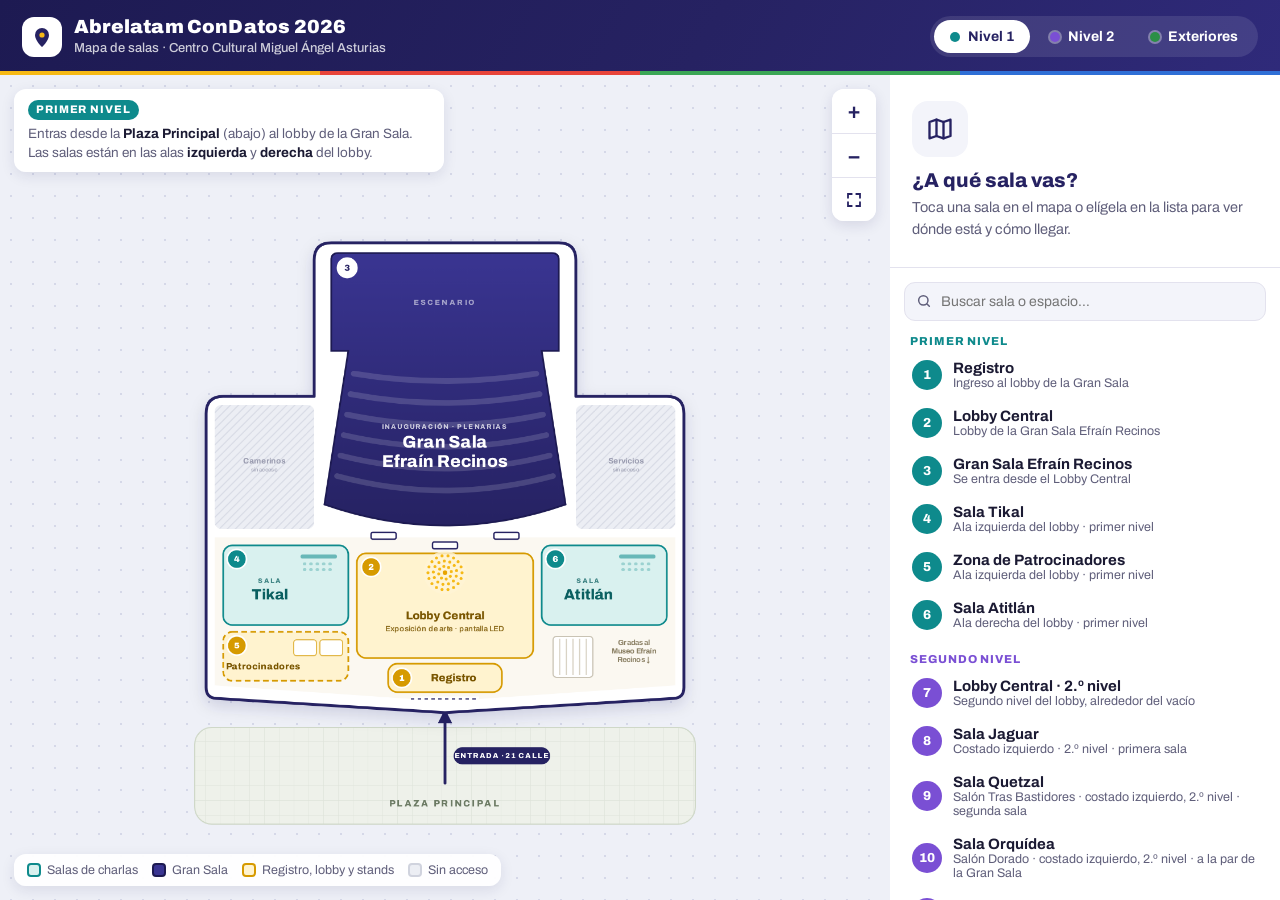
<file: index.html>
<!doctype html>
<html lang="es">
<head>
<meta charset="utf-8">
<meta name="viewport" content="width=device-width, initial-scale=1">
<meta name="description" content="Mapa interactivo de salas de Abrelatam / ConDatos 2026 en el Centro Cultural Miguel Ángel Asturias.">
<title>Mapa de salas · Abrelatam ConDatos 2026</title>
<link rel="preconnect" href="https://fonts.googleapis.com">
<link rel="preconnect" href="https://fonts.gstatic.com" crossorigin>
<link href="https://fonts.googleapis.com/css2?family=Archivo:wght@400;500;600;700;800;900&display=swap" rel="stylesheet">
<link rel="stylesheet" href="css/mapa.css">
</head>
<body>
<div class="app">
  <header>
    <div class="brand">
      <div class="brand-mark" aria-hidden="true"><svg viewBox="0 0 24 24" fill="none"><path d="M12 22s7-6.2 7-12a7 7 0 1 0-14 0c0 5.8 7 12 7 12Z" fill="#262262"/><circle cx="12" cy="10" r="2.6" fill="#f6b915"/></svg></div>
      <h1>Abrelatam ConDatos 2026<small>Mapa de salas · Centro Cultural Miguel Ángel Asturias</small></h1>
    </div>
    <div class="tabs" role="tablist" aria-label="Nivel"></div>
  </header>

  <div class="mapwrap" id="map" aria-label="Mapa interactivo de salas">
    <div class="stage" id="stage">
      <svg id="svg" xmlns="http://www.w3.org/2000/svg" width="1000" height="1100" viewBox="0 0 1000 1100" font-family="Archivo, system-ui, sans-serif">
        <defs>
          <pattern id="hatch" width="10" height="10" patternUnits="userSpaceOnUse" patternTransform="rotate(45)">
            <rect width="10" height="10" fill="#eceef4"/><line x1="0" y1="0" x2="0" y2="10" stroke="#d9dce6" stroke-width="4"/>
          </pattern>
          <pattern id="paving" width="26" height="26" patternUnits="userSpaceOnUse">
            <rect width="26" height="26" fill="#eef1ea"/><path d="M26 0H0V26" fill="none" stroke="#dfe4da" stroke-width="1.5"/>
          </pattern>
          <linearGradient id="gsala" x1="0" y1="0" x2="0" y2="1">
            <stop offset="0" stop-color="#3a3592"/><stop offset="1" stop-color="#262262"/>
          </linearGradient>
          <filter id="shadow" x="-10%" y="-10%" width="120%" height="120%">
            <feDropShadow dx="0" dy="10" stdDeviation="14" flood-color="#1d1a52" flood-opacity=".14"/>
          </filter>
          <marker id="arrow" viewBox="0 0 10 10" refX="5" refY="5" markerWidth="5" markerHeight="5" orient="auto-start-reverse">
            <path d="M0,0 L10,5 L0,10 z" fill="#262262"/>
          </marker>
        </defs>
        <g id="lv-n1" class="lvl"></g>
        <g id="lv-n2" class="lvl"></g>
        <g id="lv-ext" class="lvl"></g>
      </svg>
    </div>
    <div class="mapnote" id="note"></div>
    <div class="zoom">
      <button class="zbtn" id="zin" aria-label="Acercar">+</button>
      <button class="zbtn" id="zout" aria-label="Alejar">−</button>
      <button class="zbtn" id="zfit" aria-label="Ver todo el mapa"><svg viewBox="0 0 24 24" fill="none" stroke="currentColor" stroke-width="2.4" stroke-linecap="round"><path d="M4 9V4h5M20 9V4h-5M4 15v5h5M20 15v5h-5"/></svg></button>
    </div>
    <div class="legend" id="legend"></div>
  </div>

  <aside>
    <div class="detail empty" id="detail"></div>
    <div class="listwrap">
      <div class="searchbox">
        <svg viewBox="0 0 24 24" fill="none" stroke="currentColor" stroke-width="2.2" stroke-linecap="round"><circle cx="11" cy="11" r="7"/><path d="m20 20-3.5-3.5"/></svg>
        <input class="search" id="q" type="search" placeholder="Buscar sala o espacio…" aria-label="Buscar sala">
      </div>
      <div id="list"></div>
    </div>
  </aside>
</div>
<script src="js/datos.js"></script>
<script src="js/mapa.js"></script>
</body>
</html>
</file>
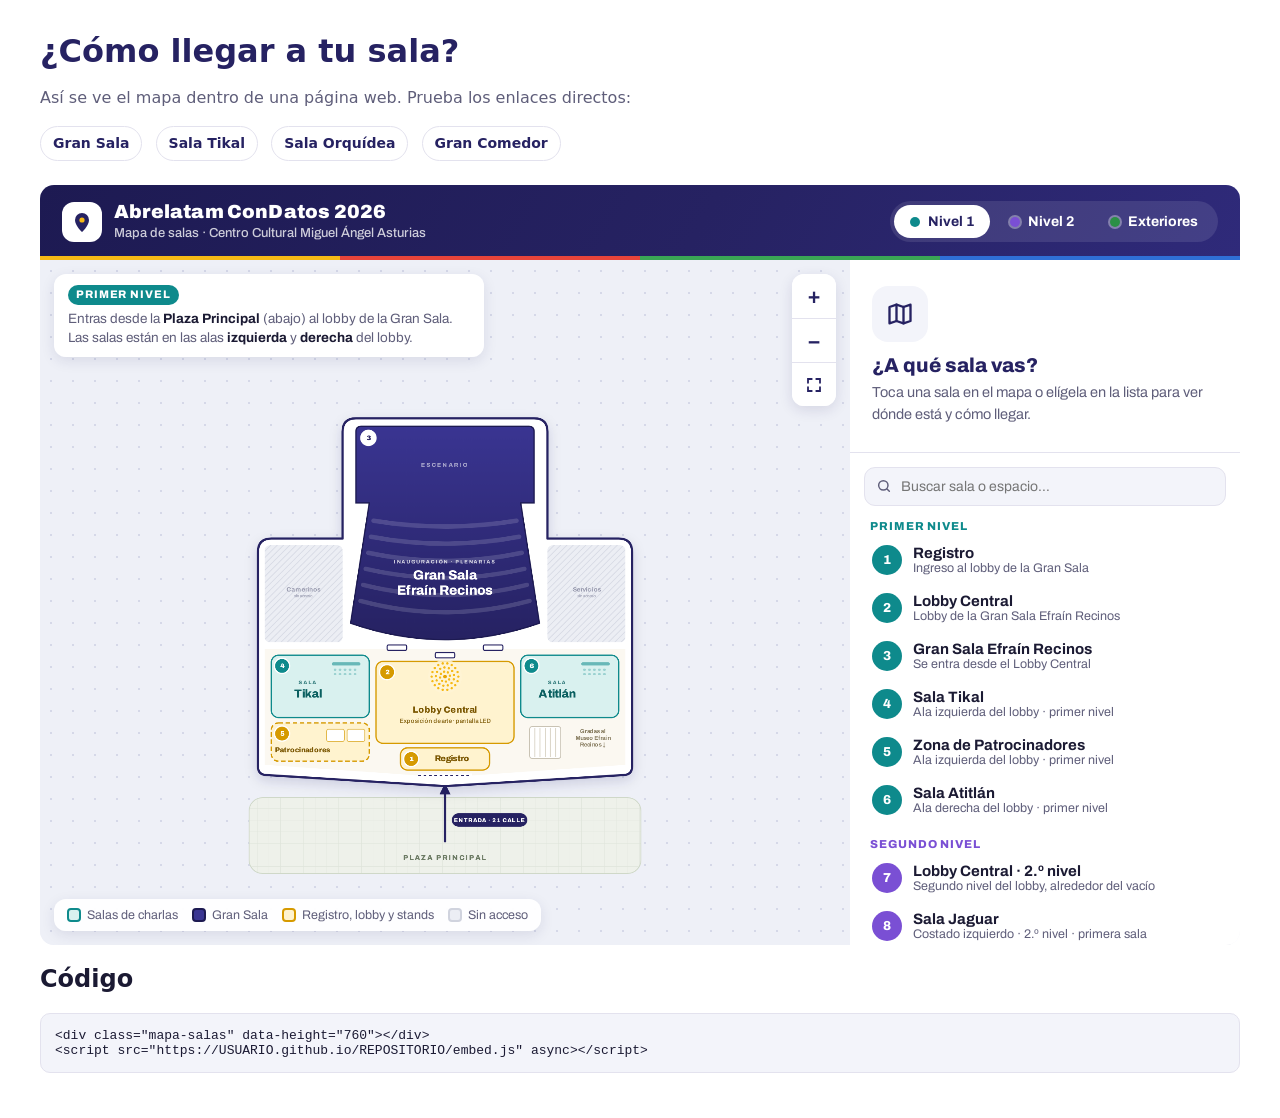
<file: ejemplo-embed.html>
<!doctype html>
<html lang="es">
<head>
<meta charset="utf-8">
<meta name="viewport" content="width=device-width, initial-scale=1">
<title>Ejemplo de inserción · Mapa de salas</title>
<style>
  :root{--bg:#ffffff;--ink:#1b1a33;--muted:#5f5e7a;--line:#e3e2ee;--navy:#262262}
  body{margin:0;font-family:system-ui,-apple-system,"Segoe UI",sans-serif;background:var(--bg);color:var(--ink)}
  main{max-width:1200px;margin:0 auto;padding:32px 16px}
  h1{color:var(--navy);margin:0 0 8px}
  p{color:var(--muted);line-height:1.5}
  pre{background:#f3f4fa;border:1px solid var(--line);border-radius:10px;padding:14px;overflow:auto;font-size:13px}
  .links a{display:inline-block;margin:0 8px 8px 0;padding:6px 12px;border:1px solid var(--line);border-radius:999px;color:var(--navy);text-decoration:none;font-weight:600;font-size:14px}
</style>
</head>
<body>
<main>
  <h1>¿Cómo llegar a tu sala?</h1>
  <p>Así se ve el mapa dentro de una página web. Prueba los enlaces directos:</p>
  <p class="links">
    <a href="#sala=gran-sala">Gran Sala</a>
    <a href="#sala=tikal">Sala Tikal</a>
    <a href="#sala=orquidea">Sala Orquídea</a>
    <a href="#sala=comedor">Gran Comedor</a>
  </p>

  <!-- ▼ Esto es todo lo que necesitas pegar en tu sitio ▼ -->
  <div class="mapa-salas" data-height="760"></div>
  <script src="embed.js" async></script>
  <!-- ▲ ------------------------------------------------ ▲ -->

  <h2>Código</h2>
<pre>&lt;div class="mapa-salas" data-height="760"&gt;&lt;/div&gt;
&lt;script src="https://USUARIO.github.io/REPOSITORIO/embed.js" async&gt;&lt;/script&gt;</pre>
</main>
</body>
</html>
</file>
<file: css/mapa.css>
:root{
  --navy:#262262; --navy-2:#3a3592; --ink:#1b1a33; --muted:#5f5e7a;
  --bg:#f3f4fa; --card:#ffffff; --line:#e3e2ee;
  --accent:#ef4b3f;
  --n1:#0e8a8c; --n1-soft:#d9f1ef;
  --n2:#7a4fd4; --n2-soft:#ece4fc;
  --ext:#2b8f45; --ext-soft:#dcf1e1;
  --common:#d69a00; --common-soft:#fff3cf;
  --b-yellow:#f6b915; --b-red:#e8443a; --b-green:#3aa655; --b-blue:#2f6fd6;
}
*{box-sizing:border-box}
html,body{margin:0;height:100%}
body{font-family:Archivo,system-ui,-apple-system,"Segoe UI",sans-serif;color:var(--ink);background:var(--bg);-webkit-font-smoothing:antialiased}
button{font:inherit;color:inherit}
.app{display:grid;grid-template-columns:minmax(0,1fr) 390px;grid-template-rows:auto minmax(0,1fr);height:100vh;min-height:640px}

/* header */
header{grid-column:1/-1;position:relative;display:flex;align-items:center;gap:18px;flex-wrap:wrap;padding:16px 22px 18px;background:linear-gradient(120deg,#1d1a52 0%,var(--navy) 55%,#2f2a7a 100%);color:#fff}
header::after{content:"";position:absolute;left:0;right:0;bottom:0;height:4px;background:linear-gradient(90deg,var(--b-yellow) 0 25%,var(--b-red) 25% 50%,var(--b-green) 50% 75%,var(--b-blue) 75%)}
.brand{display:flex;align-items:center;gap:12px}
.brand-mark{width:40px;height:40px;border-radius:12px;background:#fff;display:grid;place-items:center;flex:0 0 auto}
.brand-mark svg{width:24px;height:24px}
header h1{margin:0;font-size:19px;font-weight:900;letter-spacing:.01em;line-height:1.1}
header h1 small{display:block;font-weight:500;font-size:13px;opacity:.78;letter-spacing:0;margin-top:3px}
.tabs{display:flex;gap:4px;margin-left:auto;background:rgba(255,255,255,.1);padding:4px;border-radius:999px}
.tab{border:0;background:transparent;color:#fff;padding:9px 16px;border-radius:999px;font-weight:700;font-size:14px;cursor:pointer;display:flex;align-items:center;gap:8px;white-space:nowrap;transition:background .2s,color .2s}
.tab:hover{background:rgba(255,255,255,.12)}
.tab .dot{width:10px;height:10px;border-radius:50%;background:var(--c);box-shadow:0 0 0 2px rgba(255,255,255,.35)}
.tab[aria-selected="true"]{background:#fff;color:var(--navy)}
.tab[aria-selected="true"] .dot{box-shadow:none}
:focus-visible{outline:3px solid var(--accent);outline-offset:2px}

/* map */
.mapwrap{position:relative;overflow:hidden;touch-action:none;cursor:grab;user-select:none;-webkit-user-select:none;
  background-color:#eef0f7;background-image:radial-gradient(#d5d8e8 1.2px,transparent 1.2px);background-size:22px 22px}
.mapwrap.dragging{cursor:grabbing}
.stage{position:absolute;left:0;top:0;transform-origin:0 0;will-change:transform}
.stage svg{display:block;overflow:visible}
.lvl{transition:opacity .35s ease}
.lvl[hidden]{display:none}
.room{cursor:pointer}
.room .shape{transition:fill .2s,stroke .2s,filter .2s}
.room:hover .shape{filter:brightness(.96) drop-shadow(0 4px 8px rgba(30,25,90,.18))}
.room .badge circle{transition:fill .2s}
.room text{pointer-events:none}
.has-sel .room:not(.on){opacity:.5}
.room.on .shape{fill:var(--accent)!important;stroke:#b8261c!important;filter:drop-shadow(0 8px 16px rgba(239,75,63,.35))}
.room.on text{fill:#fff!important}
.room.on .badge circle{fill:#fff}
.room.on .badge text{fill:var(--accent)!important}
.room.on .deco{opacity:.35}
.room.on .ring{opacity:1;animation:ring 1.8s ease-out infinite}
.ring{opacity:0;fill:none;stroke:var(--accent);stroke-width:4;transform-box:fill-box;transform-origin:center}
@keyframes ring{0%{stroke-opacity:.8;transform:scale(1)}100%{stroke-opacity:0;transform:scale(1.18)}}

.mapnote{position:absolute;left:14px;top:14px;right:76px;max-width:430px;background:rgba(255,255,255,.96);backdrop-filter:blur(6px);border-radius:12px;padding:10px 14px;font-size:13.5px;line-height:1.42;color:var(--muted);box-shadow:0 4px 14px rgba(30,25,90,.10)}
.mapnote b{color:var(--ink)}
.mapnote .lvtag{display:inline-block;font-size:11px;font-weight:800;letter-spacing:.08em;text-transform:uppercase;color:#fff;background:var(--c);padding:2px 8px;border-radius:999px;margin-bottom:4px}
.zoom{position:absolute;right:14px;top:14px;display:flex;flex-direction:column;background:#fff;border-radius:12px;box-shadow:0 4px 14px rgba(30,25,90,.12);overflow:hidden}
.zbtn{width:44px;height:44px;border:0;background:#fff;font-size:22px;font-weight:700;cursor:pointer;color:var(--navy);display:grid;place-items:center}
.zbtn+.zbtn{border-top:1px solid var(--line)}
.zbtn:hover{background:var(--bg)}
.zbtn svg{width:18px;height:18px}
.legend{position:absolute;left:14px;bottom:14px;display:flex;flex-wrap:wrap;gap:6px 14px;background:rgba(255,255,255,.96);border-radius:12px;padding:9px 13px;font-size:12.5px;color:var(--muted);box-shadow:0 4px 14px rgba(30,25,90,.10);max-width:calc(100% - 28px)}
.legend span{display:flex;align-items:center;gap:6px}
.legend i{width:14px;height:14px;border-radius:4px;display:inline-block;border:2px solid var(--s);background:var(--f)}

/* side panel */
aside{background:var(--card);display:flex;flex-direction:column;min-height:0;box-shadow:-1px 0 0 var(--line)}
.detail{padding:20px 22px;border-bottom:1px solid var(--line)}
.detail.empty{padding:26px 22px}
.empty-ill{width:56px;height:56px;border-radius:16px;background:var(--bg);display:grid;place-items:center;margin-bottom:12px}
.empty-ill svg{width:28px;height:28px;color:var(--navy)}
.detail.empty strong{display:block;color:var(--navy);font-size:20px;font-weight:800;margin-bottom:6px}
.detail.empty p{margin:0;color:var(--muted);font-size:14.5px;line-height:1.5}
.photo{position:relative;border-radius:14px;overflow:hidden;aspect-ratio:16/10;background:#ddd;margin-bottom:16px}
.photo img{width:100%;height:100%;object-fit:cover;display:block}
.photo span{position:absolute;left:10px;bottom:10px;background:rgba(0,0,0,.55);color:#fff;font-size:11px;padding:3px 8px;border-radius:6px}
.badge-lv{display:inline-flex;align-items:center;gap:6px;font-size:11.5px;font-weight:800;text-transform:uppercase;letter-spacing:.08em;color:var(--c)}
.badge-lv::before{content:"";width:8px;height:8px;border-radius:50%;background:var(--c)}
.detail h2{margin:6px 0 2px;font-size:26px;font-weight:900;color:var(--navy);line-height:1.1;display:flex;align-items:center;gap:10px}
.detail h2 .n{flex:0 0 auto;width:32px;height:32px;border-radius:50%;background:var(--accent);color:#fff;font-size:15px;display:grid;place-items:center}
.detail .where{margin:0 0 14px;color:var(--muted);font-size:14.5px}
.how{background:var(--bg);border-radius:12px;padding:13px 15px;font-size:14.5px;line-height:1.5;border-left:4px solid var(--c)}
.how h3{margin:0 0 4px;font-size:11.5px;text-transform:uppercase;letter-spacing:.08em;color:var(--muted)}
.how p{margin:0}
.facts{display:flex;flex-wrap:wrap;gap:6px;margin-top:12px}
.facts span{font-size:12.5px;background:#eef0ff;color:var(--navy);padding:5px 10px;border-radius:999px;font-weight:700}
.actions{display:flex;gap:8px;margin-top:14px}
.btn{font-size:13px;border:1px solid var(--line);background:#fff;border-radius:9px;padding:8px 12px;cursor:pointer;color:var(--navy);font-weight:700}
.btn:hover{background:var(--bg)}

.listwrap{overflow:auto;padding:14px 14px 22px;flex:1;min-height:0}
.searchbox{position:relative;margin-bottom:6px}
.searchbox svg{position:absolute;left:12px;top:50%;width:16px;height:16px;transform:translateY(-50%);color:var(--muted)}
.search{width:100%;padding:11px 12px 11px 36px;border:1px solid var(--line);border-radius:11px;font:inherit;font-size:14px;background:var(--bg)}
.search:focus{outline:2px solid var(--navy);background:#fff}
.group{margin:14px 6px 4px;font-size:11.5px;font-weight:800;text-transform:uppercase;letter-spacing:.08em;color:var(--c)}
.item{display:flex;align-items:center;gap:11px;width:100%;text-align:left;border:0;background:transparent;padding:9px 8px;border-radius:11px;cursor:pointer;transition:background .15s}
.item:hover{background:var(--bg)}
.item.on{background:#fdeceb}
.item .num{flex:0 0 30px;height:30px;border-radius:50%;background:var(--c);color:#fff;font-weight:800;font-size:13px;display:grid;place-items:center}
.item.on .num{background:var(--accent)}
.item b{display:block;font-size:15px;font-weight:700}
.item small{display:block;font-size:12.5px;color:var(--muted)}

@media (max-width:880px){
  .app{display:flex;flex-direction:column;height:auto;min-height:0}
  header{padding:14px 16px 16px}
  .tabs{margin-left:0;width:100%}
  .tab{flex:1;justify-content:center;padding:9px 6px;font-size:13px}
  .mapwrap{height:68vh;min-height:420px}
  .listwrap{overflow:visible}
  .mapnote{font-size:12.5px;padding:8px 11px;right:70px}
  .legend{font-size:11.5px;gap:4px 10px;padding:7px 10px}
  .detail h2{font-size:23px}
}
/* incrustado en iframe: altura fija del mapa para que el iframe pueda crecer sin bucles */
@media (max-width:880px){.embedded .mapwrap{height:540px;min-height:0}}
.embedded .app{min-height:600px}
@media (prefers-reduced-motion:reduce){.room.on .ring{animation:none}.stage{transition:none!important}}
</file>
